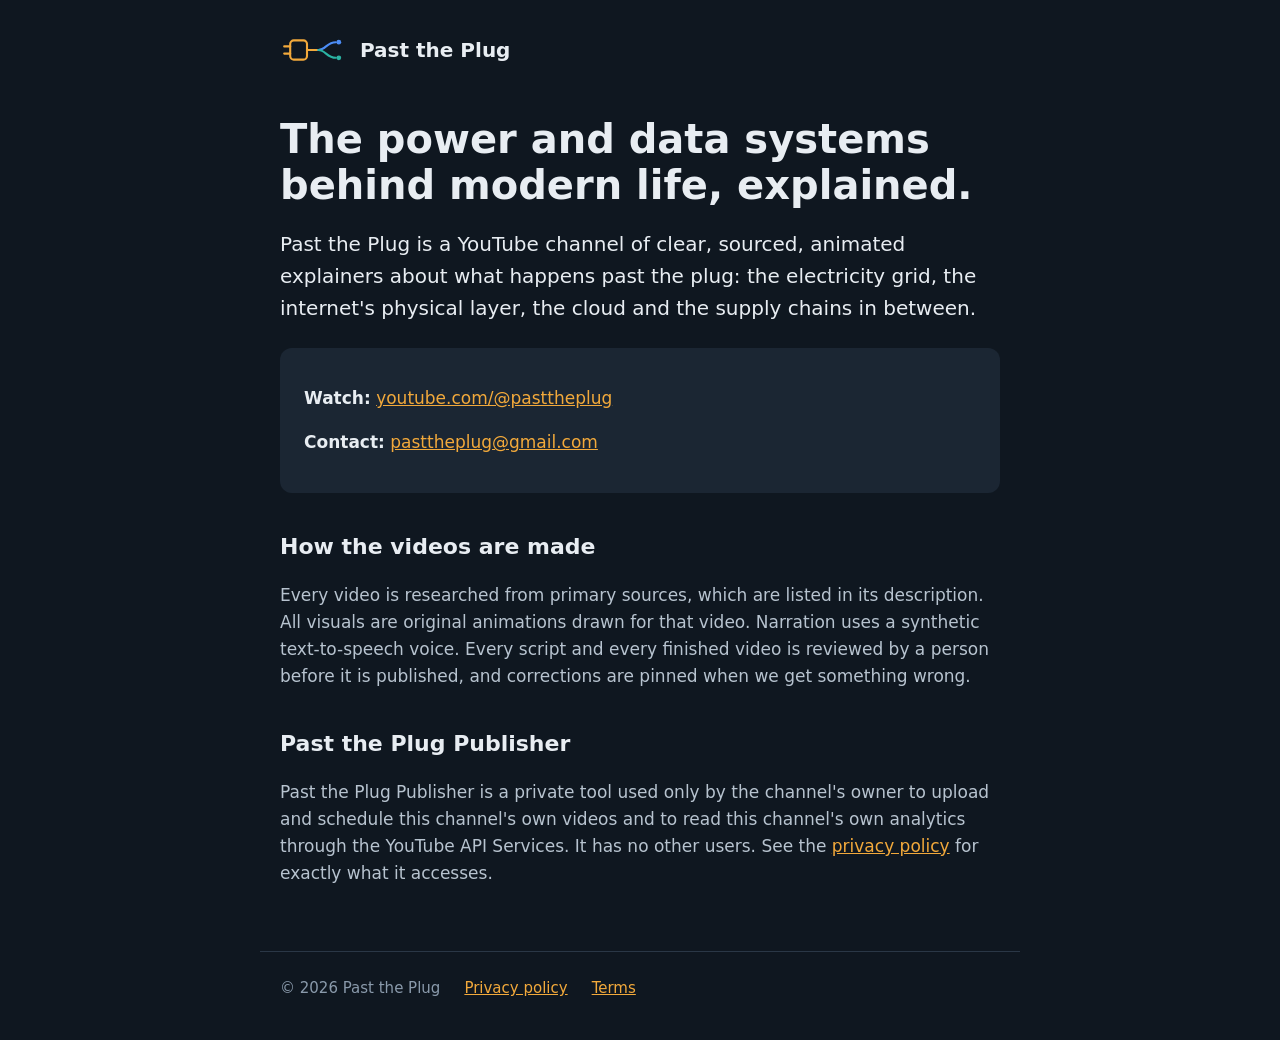
<file: index.html>
<!doctype html>
<html lang="en-GB">
<head>
<meta charset="utf-8">
<meta name="viewport" content="width=device-width, initial-scale=1">
<title>Past the Plug</title>
<meta name="description" content="Clear, sourced, animated explanations of the power and data systems behind modern life.">
<link rel="icon" href="favicon.svg" type="image/svg+xml">
<link rel="stylesheet" href="style.css">
</head>
<body>
<header>
<a href="./"><img src="favicon.svg" alt=""><span>Past the Plug</span></a>
</header>
<main>
<h1>The power and data systems behind modern life, explained.</h1>
<p class="lead">Past the Plug is a YouTube channel of clear, sourced, animated explainers about what happens past the plug: the electricity grid, the internet's physical layer, the cloud and the supply chains in between.</p>

<div class="card">
<p><strong>Watch:</strong> <a href="https://www.youtube.com/@pasttheplug">youtube.com/@pasttheplug</a></p>
<p><strong>Contact:</strong> <a href="mailto:pasttheplug@gmail.com">pasttheplug@gmail.com</a></p>
</div>

<h2>How the videos are made</h2>
<p>Every video is researched from primary sources, which are listed in its description. All visuals are original animations drawn for that video. Narration uses a synthetic text-to-speech voice. Every script and every finished video is reviewed by a person before it is published, and corrections are pinned when we get something wrong.</p>

<h2>Past the Plug Publisher</h2>
<p>Past the Plug Publisher is a private tool used only by the channel's owner to upload and schedule this channel's own videos and to read this channel's own analytics through the YouTube API Services. It has no other users. See the <a href="privacy.html">privacy policy</a> for exactly what it accesses.</p>
</main>
<footer>
<p>© 2026 Past the Plug</p>
<p><a href="privacy.html">Privacy policy</a></p>
<p><a href="terms.html">Terms</a></p>
</footer>
</body>
</html>
</file>
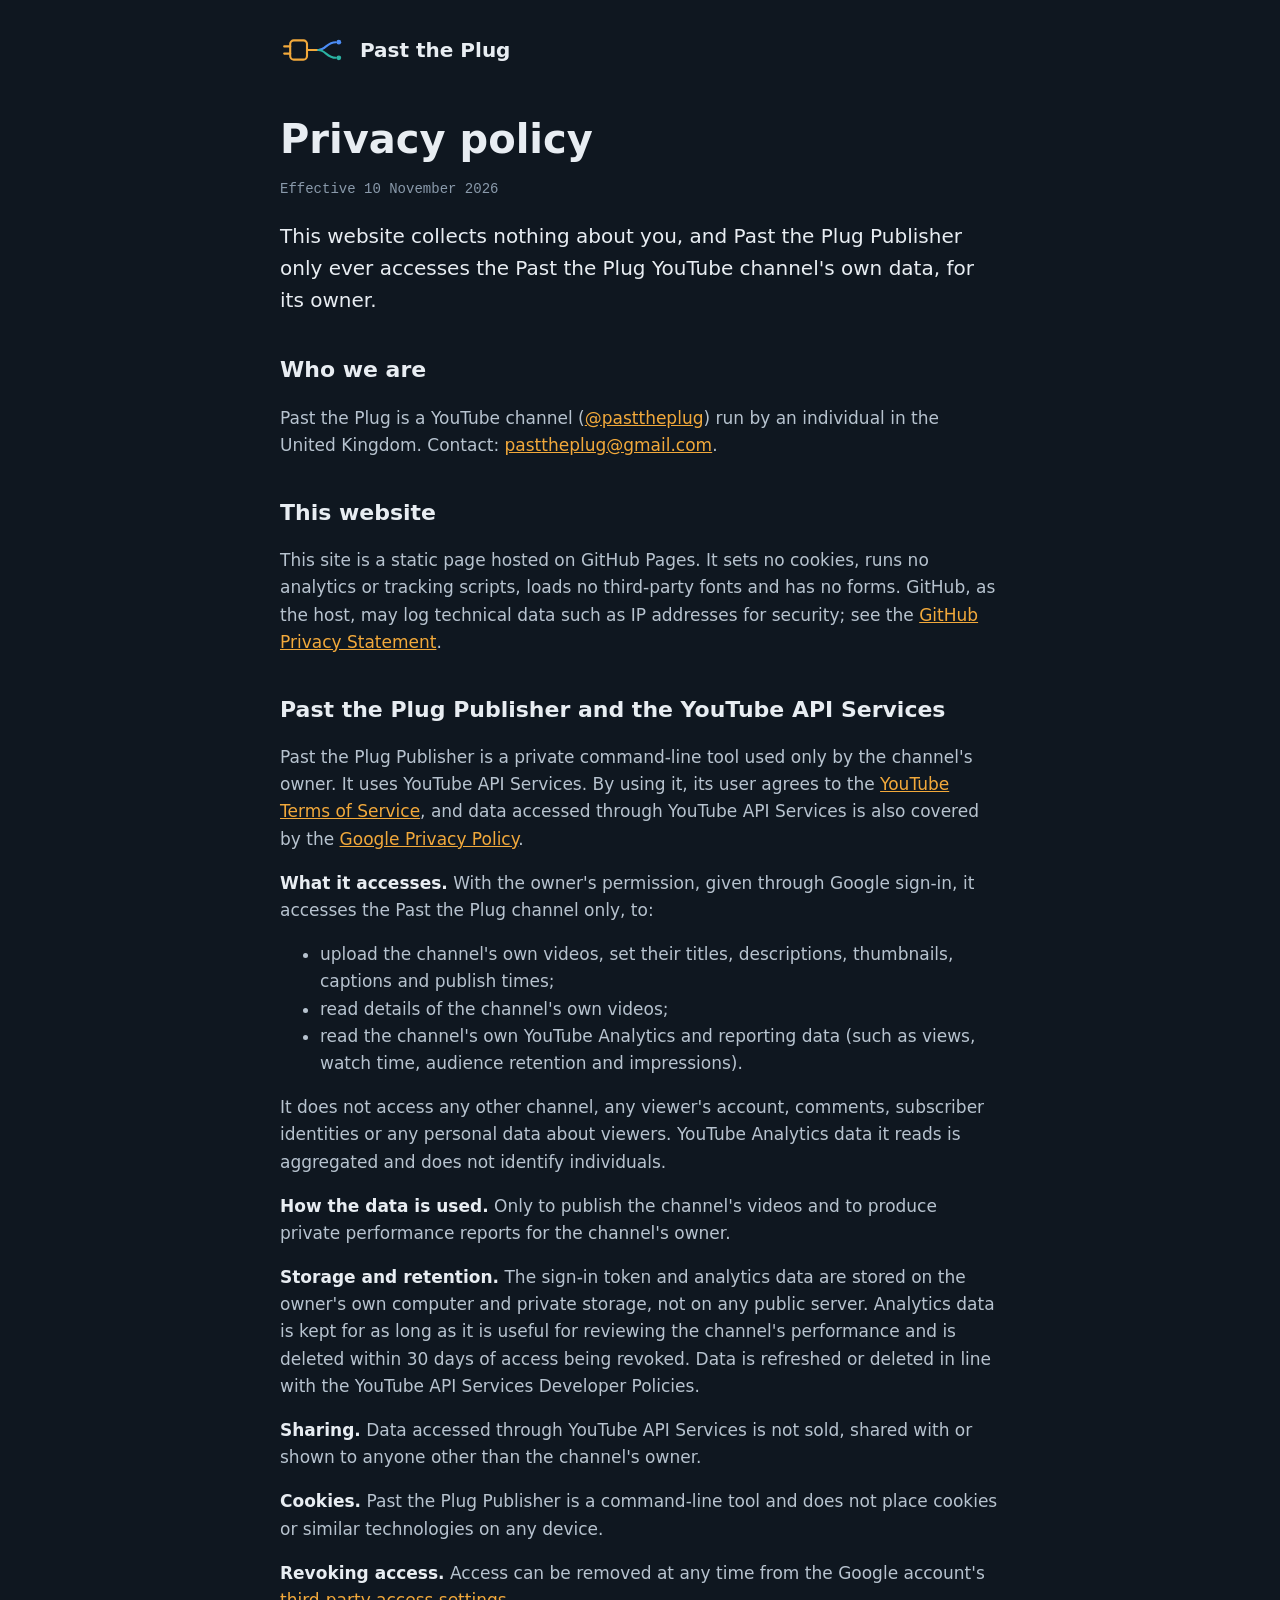
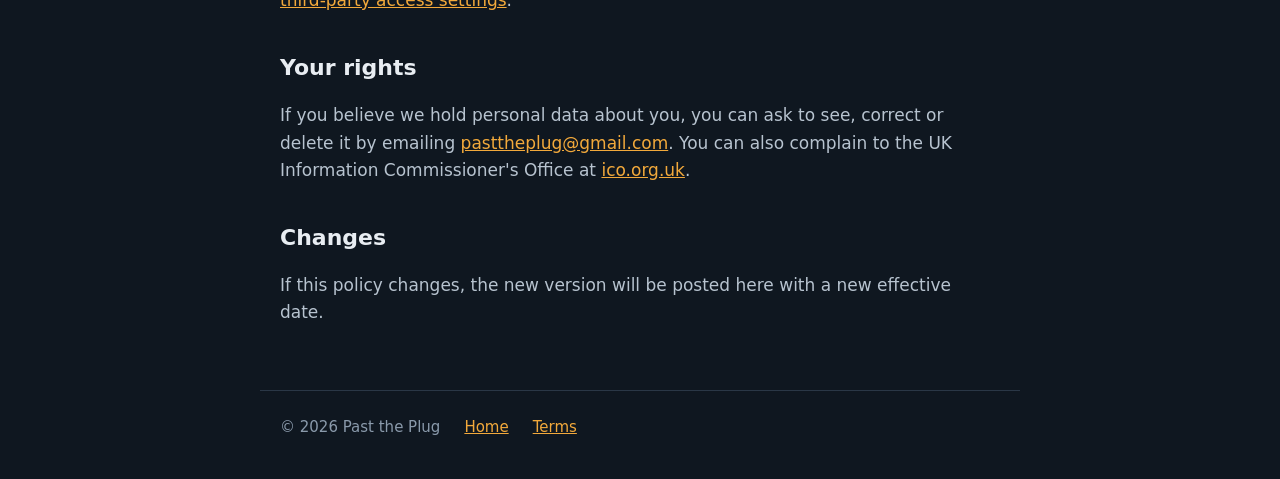
<file: privacy.html>
<!doctype html>
<html lang="en-GB">
<head>
<meta charset="utf-8">
<meta name="viewport" content="width=device-width, initial-scale=1">
<title>Privacy policy · Past the Plug</title>
<link rel="icon" href="favicon.svg" type="image/svg+xml">
<link rel="stylesheet" href="style.css">
</head>
<body>
<header>
<a href="./"><img src="favicon.svg" alt=""><span>Past the Plug</span></a>
</header>
<main>
<h1>Privacy policy</h1>
<p class="meta">Effective 10 November 2026</p>

<p class="lead">This website collects nothing about you, and Past the Plug Publisher only ever accesses the Past the Plug YouTube channel's own data, for its owner.</p>

<h2>Who we are</h2>
<p>Past the Plug is a YouTube channel (<a href="https://www.youtube.com/@pasttheplug">@pasttheplug</a>) run by an individual in the United Kingdom. Contact: <a href="mailto:pasttheplug@gmail.com">pasttheplug@gmail.com</a>.</p>

<h2>This website</h2>
<p>This site is a static page hosted on GitHub Pages. It sets no cookies, runs no analytics or tracking scripts, loads no third-party fonts and has no forms. GitHub, as the host, may log technical data such as IP addresses for security; see the <a href="https://docs.github.com/en/site-policy/privacy-policies/github-general-privacy-statement">GitHub Privacy Statement</a>.</p>

<h2>Past the Plug Publisher and the YouTube API Services</h2>
<p>Past the Plug Publisher is a private command-line tool used only by the channel's owner. It uses YouTube API Services. By using it, its user agrees to the <a href="https://www.youtube.com/t/terms">YouTube Terms of Service</a>, and data accessed through YouTube API Services is also covered by the <a href="https://policies.google.com/privacy">Google Privacy Policy</a>.</p>

<p><strong>What it accesses.</strong> With the owner's permission, given through Google sign-in, it accesses the Past the Plug channel only, to:</p>
<ul>
<li>upload the channel's own videos, set their titles, descriptions, thumbnails, captions and publish times;</li>
<li>read details of the channel's own videos;</li>
<li>read the channel's own YouTube Analytics and reporting data (such as views, watch time, audience retention and impressions).</li>
</ul>
<p>It does not access any other channel, any viewer's account, comments, subscriber identities or any personal data about viewers. YouTube Analytics data it reads is aggregated and does not identify individuals.</p>

<p><strong>How the data is used.</strong> Only to publish the channel's videos and to produce private performance reports for the channel's owner.</p>

<p><strong>Storage and retention.</strong> The sign-in token and analytics data are stored on the owner's own computer and private storage, not on any public server. Analytics data is kept for as long as it is useful for reviewing the channel's performance and is deleted within 30 days of access being revoked. Data is refreshed or deleted in line with the YouTube API Services Developer Policies.</p>

<p><strong>Sharing.</strong> Data accessed through YouTube API Services is not sold, shared with or shown to anyone other than the channel's owner.</p>

<p><strong>Cookies.</strong> Past the Plug Publisher is a command-line tool and does not place cookies or similar technologies on any device.</p>

<p><strong>Revoking access.</strong> Access can be removed at any time from the Google account's <a href="https://security.google.com/settings/security/permissions">third-party access settings</a>.</p>

<h2>Your rights</h2>
<p>If you believe we hold personal data about you, you can ask to see, correct or delete it by emailing <a href="mailto:pasttheplug@gmail.com">pasttheplug@gmail.com</a>. You can also complain to the UK Information Commissioner's Office at <a href="https://ico.org.uk">ico.org.uk</a>.</p>

<h2>Changes</h2>
<p>If this policy changes, the new version will be posted here with a new effective date.</p>
</main>
<footer>
<p>© 2026 Past the Plug</p>
<p><a href="./">Home</a></p>
<p><a href="terms.html">Terms</a></p>
</footer>
</body>
</html>
</file>
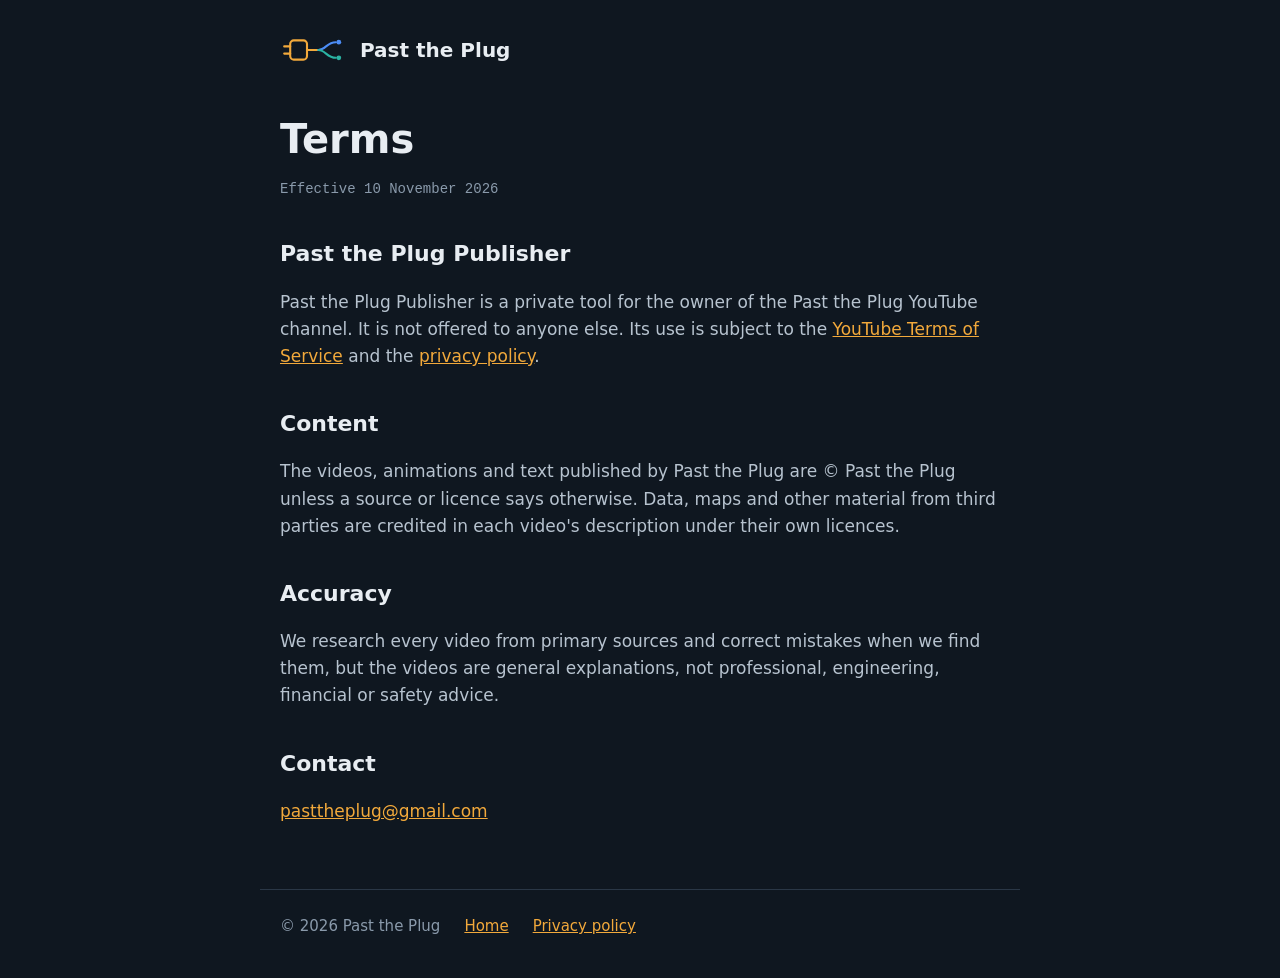
<file: terms.html>
<!doctype html>
<html lang="en-GB">
<head>
<meta charset="utf-8">
<meta name="viewport" content="width=device-width, initial-scale=1">
<title>Terms · Past the Plug</title>
<link rel="icon" href="favicon.svg" type="image/svg+xml">
<link rel="stylesheet" href="style.css">
</head>
<body>
<header>
<a href="./"><img src="favicon.svg" alt=""><span>Past the Plug</span></a>
</header>
<main>
<h1>Terms</h1>
<p class="meta">Effective 10 November 2026</p>

<h2>Past the Plug Publisher</h2>
<p>Past the Plug Publisher is a private tool for the owner of the Past the Plug YouTube channel. It is not offered to anyone else. Its use is subject to the <a href="https://www.youtube.com/t/terms">YouTube Terms of Service</a> and the <a href="privacy.html">privacy policy</a>.</p>

<h2>Content</h2>
<p>The videos, animations and text published by Past the Plug are © Past the Plug unless a source or licence says otherwise. Data, maps and other material from third parties are credited in each video's description under their own licences.</p>

<h2>Accuracy</h2>
<p>We research every video from primary sources and correct mistakes when we find them, but the videos are general explanations, not professional, engineering, financial or safety advice.</p>

<h2>Contact</h2>
<p><a href="mailto:pasttheplug@gmail.com">pasttheplug@gmail.com</a></p>
</main>
<footer>
<p>© 2026 Past the Plug</p>
<p><a href="./">Home</a></p>
<p><a href="privacy.html">Privacy policy</a></p>
</footer>
</body>
</html>
</file>
<file: style.css>
:root {
  --ink: #0F1720;
  --slate: #1B2633;
  --paper: #E8EDF2;
  --muted: #B7C3CF;
  --fog: #8A9AAB;
  --amber: #F2A93B;
  --teal: #2BB3A3;
}

* { box-sizing: border-box; }

body {
  margin: 0;
  background: var(--ink);
  color: var(--paper);
  font-family: system-ui, -apple-system, "Segoe UI", Roboto, sans-serif;
  font-size: 17px;
  line-height: 1.6;
}

main, header, footer {
  max-width: 760px;
  margin: 0 auto;
  padding: 0 20px;
}

header {
  display: flex;
  align-items: center;
  gap: 14px;
  padding-top: 32px;
  padding-bottom: 8px;
}

header a { display: flex; align-items: center; gap: 14px; text-decoration: none; color: var(--paper); }
header img { width: 66px; height: 36px; }
header span { font-weight: 600; font-size: 20px; }

h1 { font-size: 40px; line-height: 1.15; margin: 40px 0 16px; }
h2 { font-size: 22px; margin: 36px 0 8px; }
p, li { color: var(--muted); }
strong { color: var(--paper); }

a { color: var(--amber); }
a:hover { color: var(--paper); }

.lead { font-size: 20px; color: var(--paper); }
.meta { font-family: ui-monospace, "SFMono-Regular", Menlo, monospace; font-size: 14px; color: var(--fog); }

.card {
  background: var(--slate);
  border-radius: 12px;
  padding: 20px 24px;
  margin: 24px 0;
}

footer {
  margin-top: 64px;
  padding-top: 24px;
  padding-bottom: 40px;
  border-top: 1px solid #2A3746;
  font-size: 15px;
  display: flex;
  flex-wrap: wrap;
  gap: 8px 24px;
}

footer p { margin: 0; color: var(--fog); }
</file>
